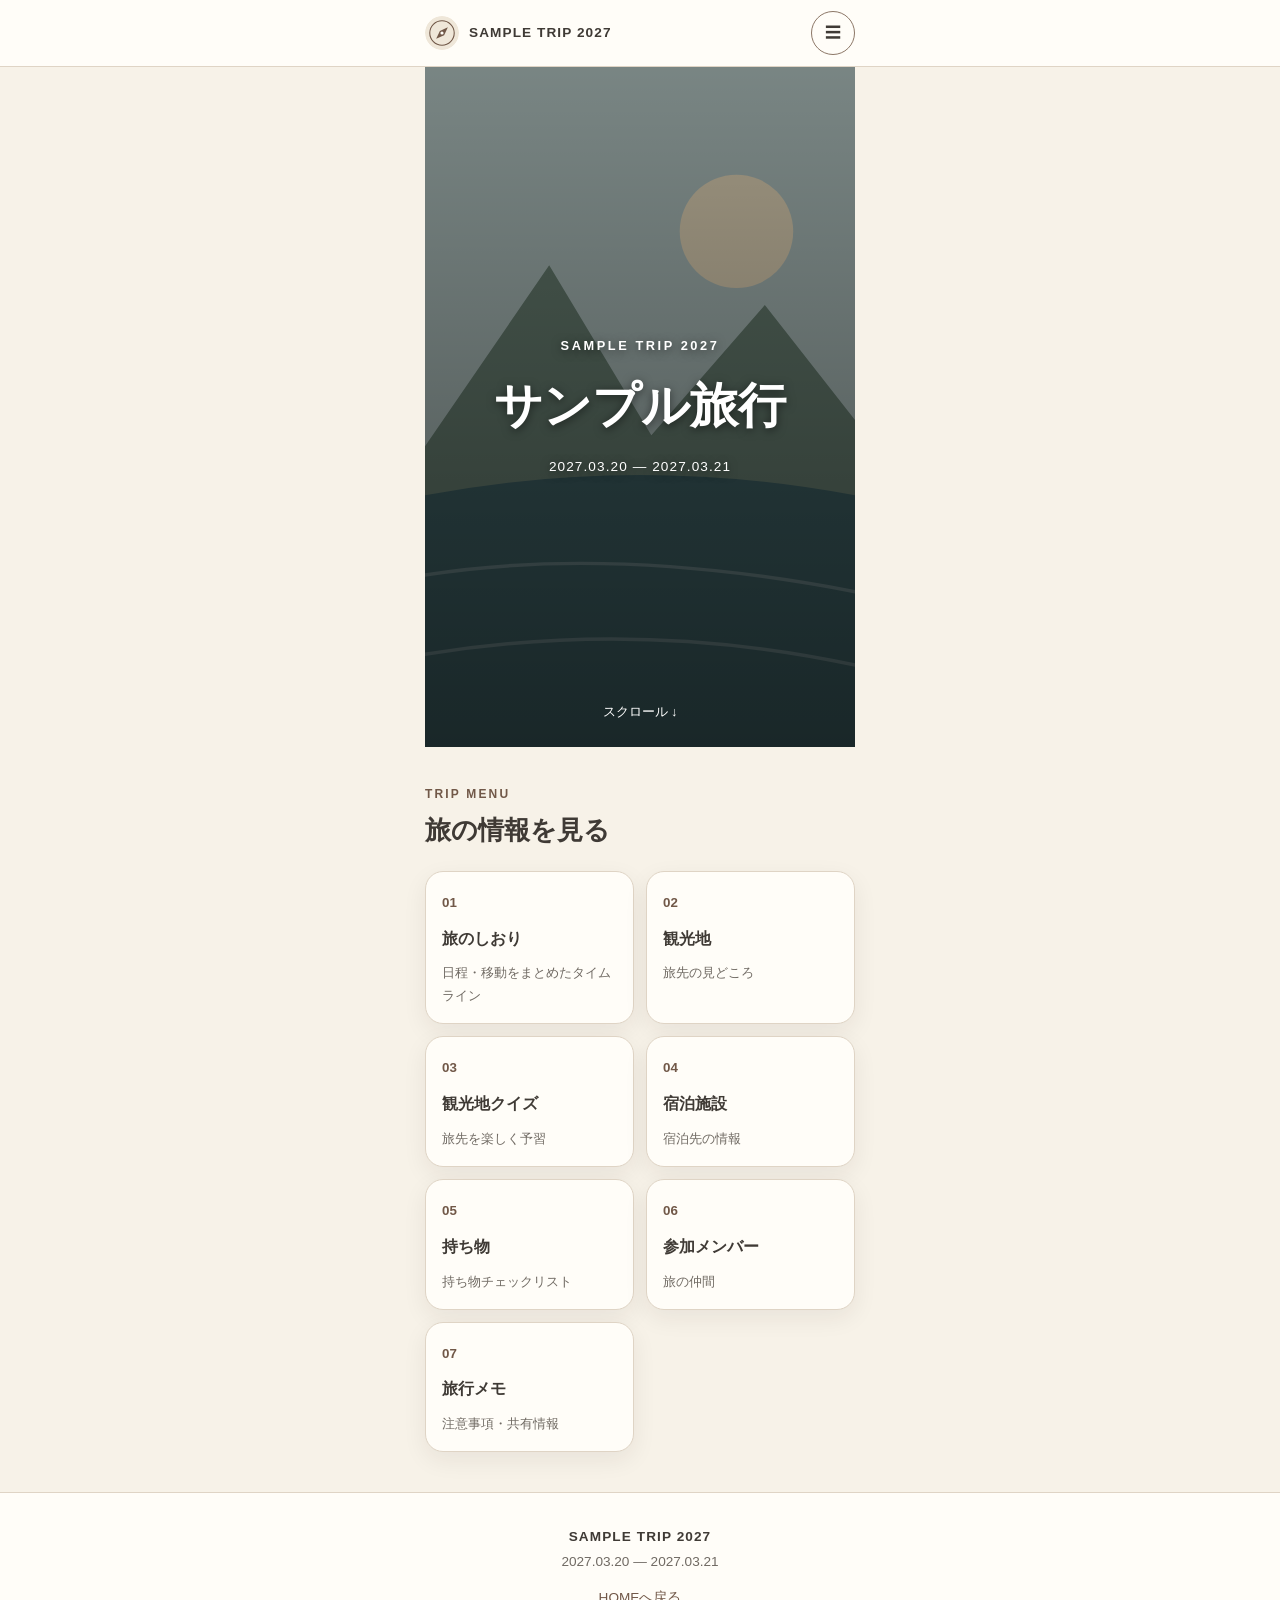
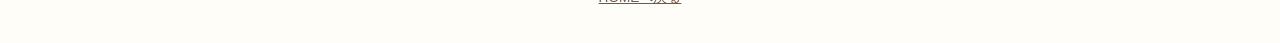
<file: index.html>
<!doctype html>
<html lang="ja">
<head>
  <meta charset="utf-8">
  <meta name="viewport" content="width=device-width, initial-scale=1">
  <meta name="description" content="旅行情報共有サイト">
  <title>HOME | Travel Template</title>
  <link rel="stylesheet" href="css/themes.css">
  <link rel="stylesheet" href="css/style.css">
  <script defer src="config/trip.js"></script>
  <script defer src="js/components.js"></script>
  <script defer src="js/main.js"></script>
</head>
<body data-page="index">
  <div id="site-header"></div>
  <main class="home-main"></main>
  <noscript>このサイトの表示にはJavaScriptが必要です。</noscript>
  <div id="site-footer"></div>
</body>
</html>
</file>
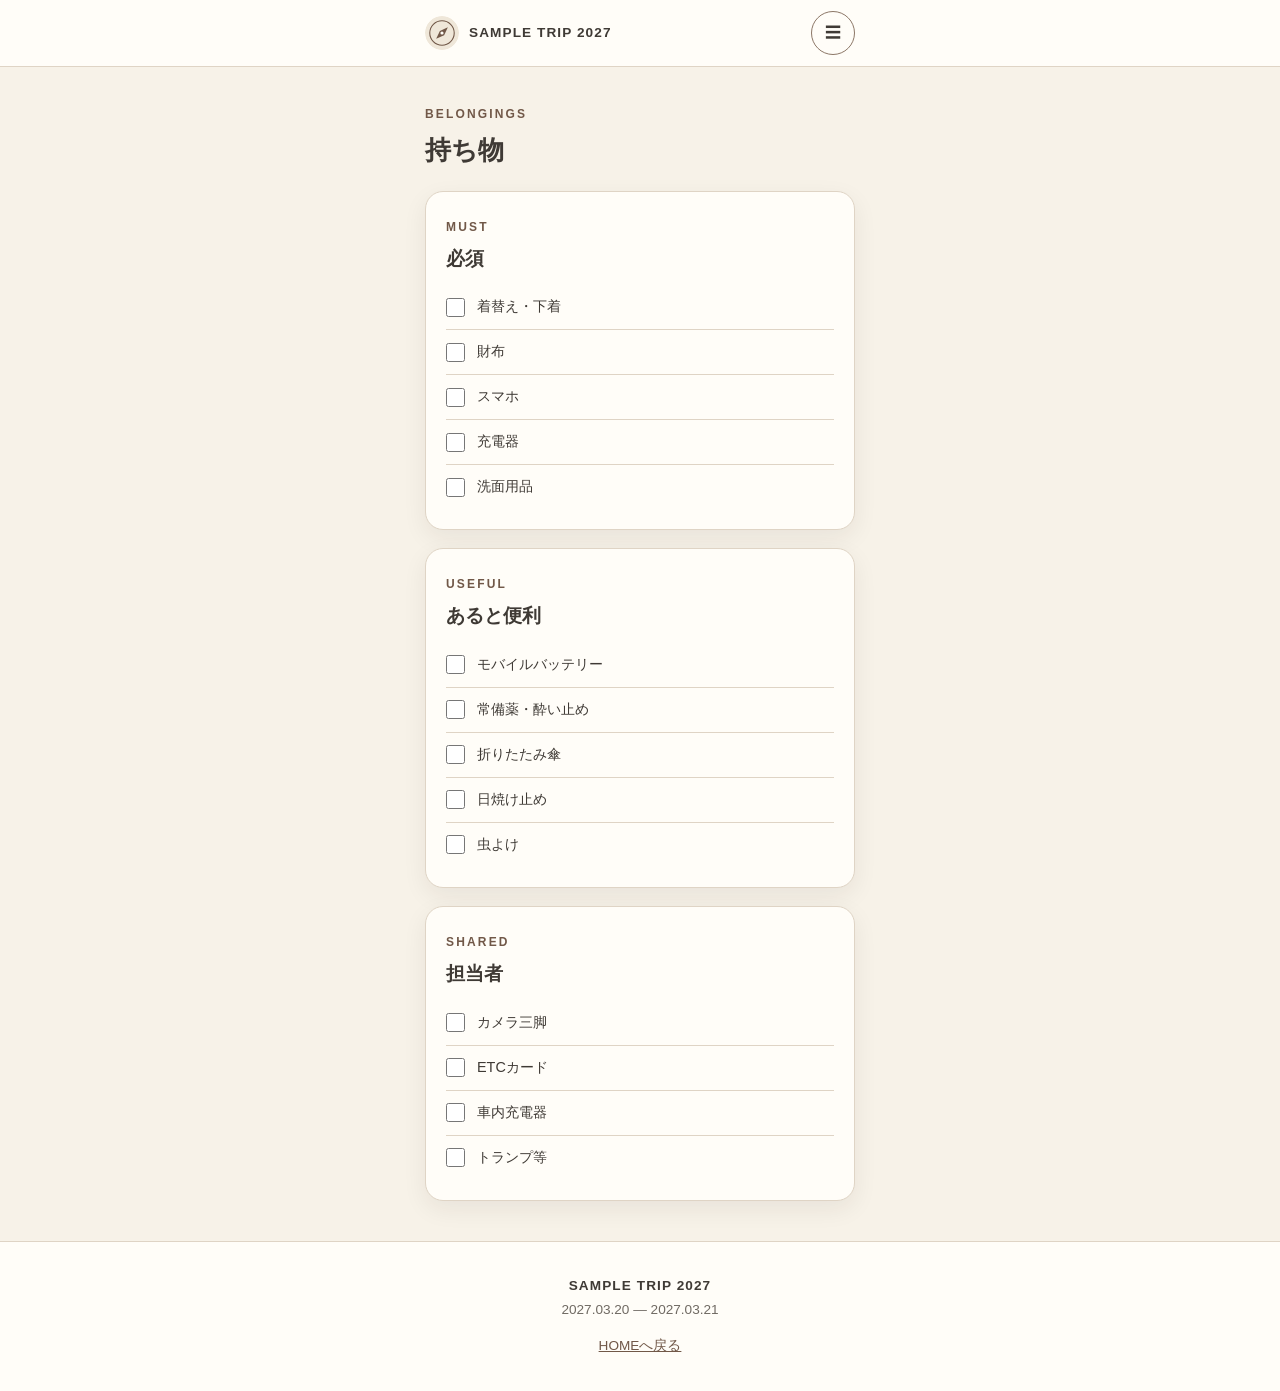
<file: belongings.html>
<!doctype html>
<html lang="ja">
<head>
  <meta charset="utf-8">
  <meta name="viewport" content="width=device-width, initial-scale=1">
  <meta name="description" content="旅行情報共有サイト">
  <title>持ち物 | Travel Template</title>
  <link rel="stylesheet" href="css/themes.css">
  <link rel="stylesheet" href="css/style.css">
  <link rel="stylesheet" href="css/belongings.css">
  <script defer src="config/trip.js"></script>
  <script defer src="config/belongings.js"></script>
  <script defer src="js/components.js"></script>
  <script defer src="js/pages/belongings.js"></script>
  <script defer src="js/main.js"></script>
</head>
<body data-page="belongings">
  <div id="site-header"></div>
  <main class="inner-main container"></main>
  <noscript>このサイトの表示にはJavaScriptが必要です。</noscript>
  <div id="site-footer"></div>
</body>
</html>
</file>
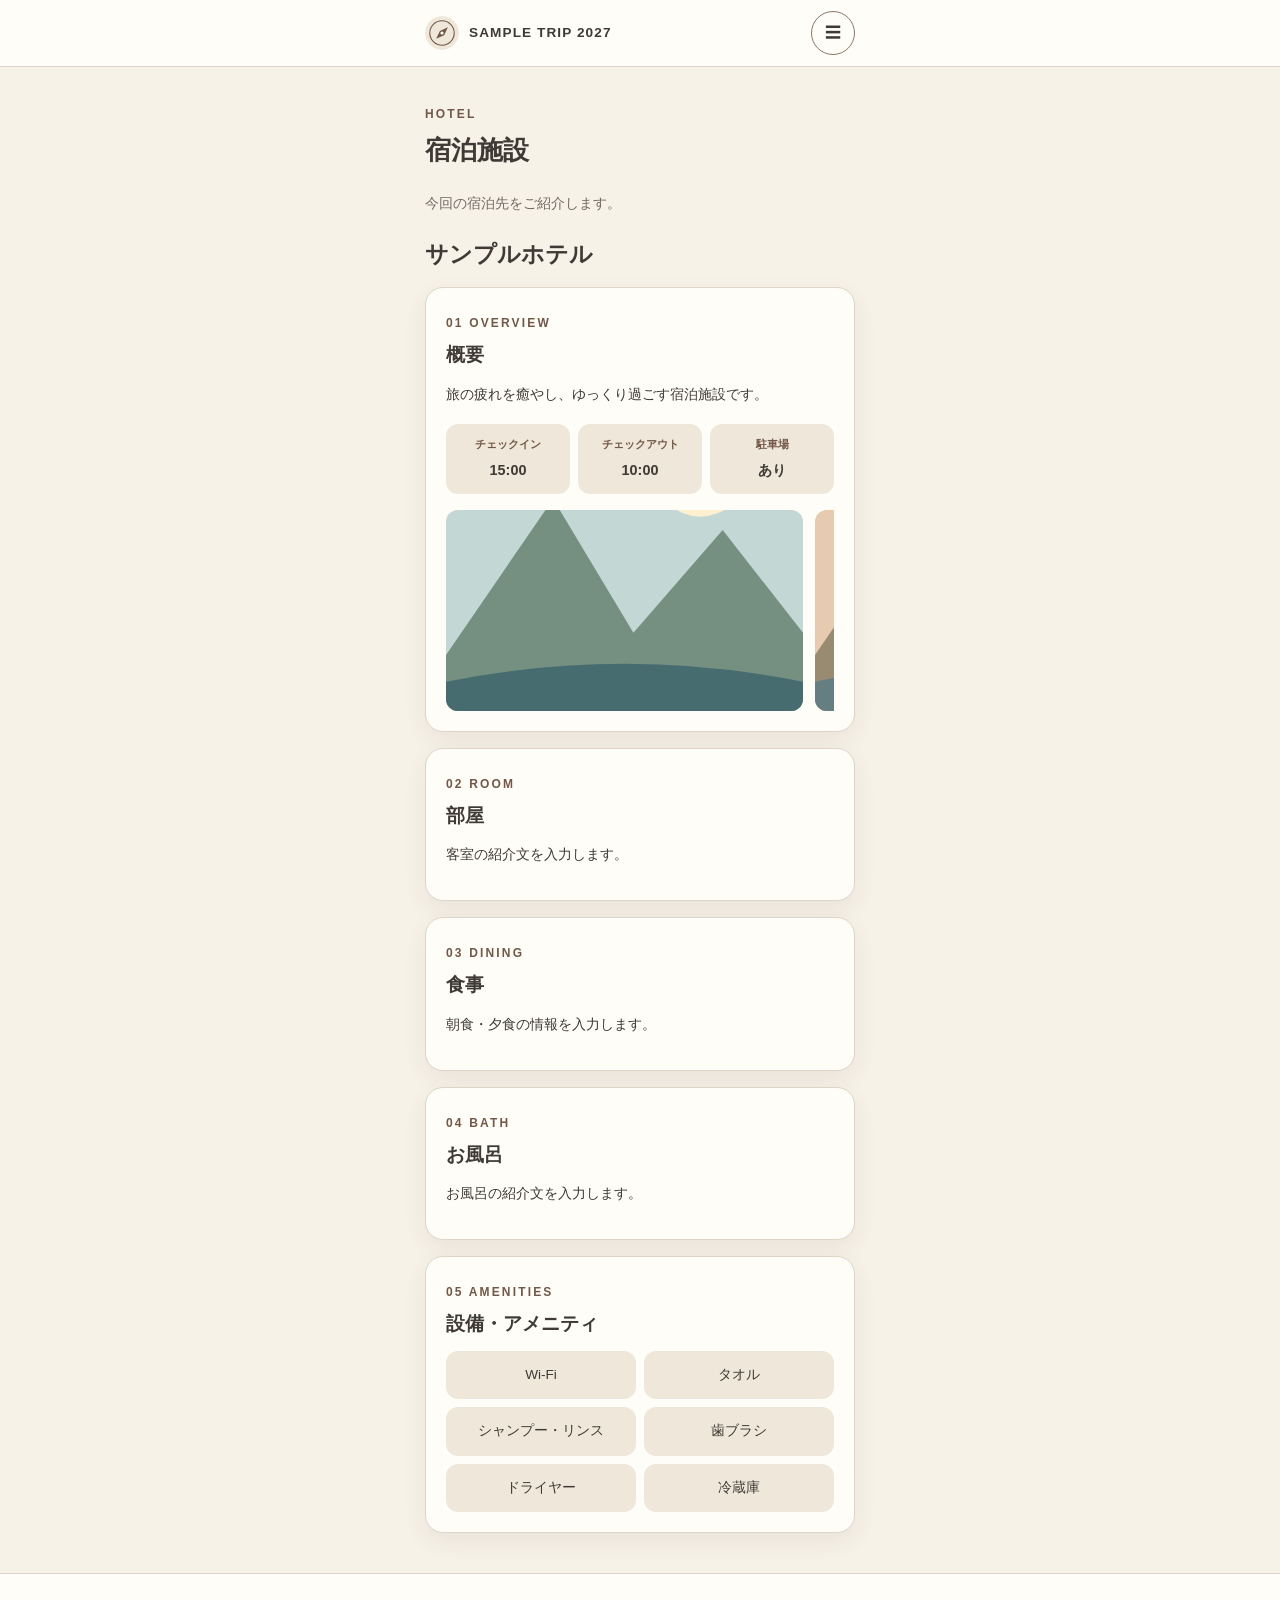
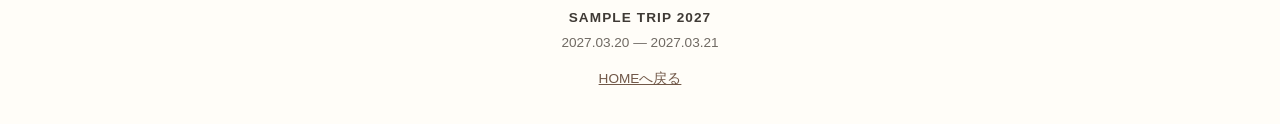
<file: hotel.html>
<!doctype html>
<html lang="ja">
<head>
  <meta charset="utf-8">
  <meta name="viewport" content="width=device-width, initial-scale=1">
  <meta name="description" content="旅行情報共有サイト">
  <title>宿泊施設 | Travel Template</title>
  <link rel="stylesheet" href="css/themes.css">
  <link rel="stylesheet" href="css/style.css">
  <link rel="stylesheet" href="css/hotel.css">
  <script defer src="config/trip.js"></script>
  <script defer src="config/hotel.js"></script>
  <script defer src="js/components.js"></script>
  <script defer src="js/pages/hotel.js"></script>
  <script defer src="js/main.js"></script>
</head>
<body data-page="hotel">
  <div id="site-header"></div>
  <main class="inner-main container"></main>
  <noscript>このサイトの表示にはJavaScriptが必要です。</noscript>
  <div id="site-footer"></div>
</body>
</html>
</file>
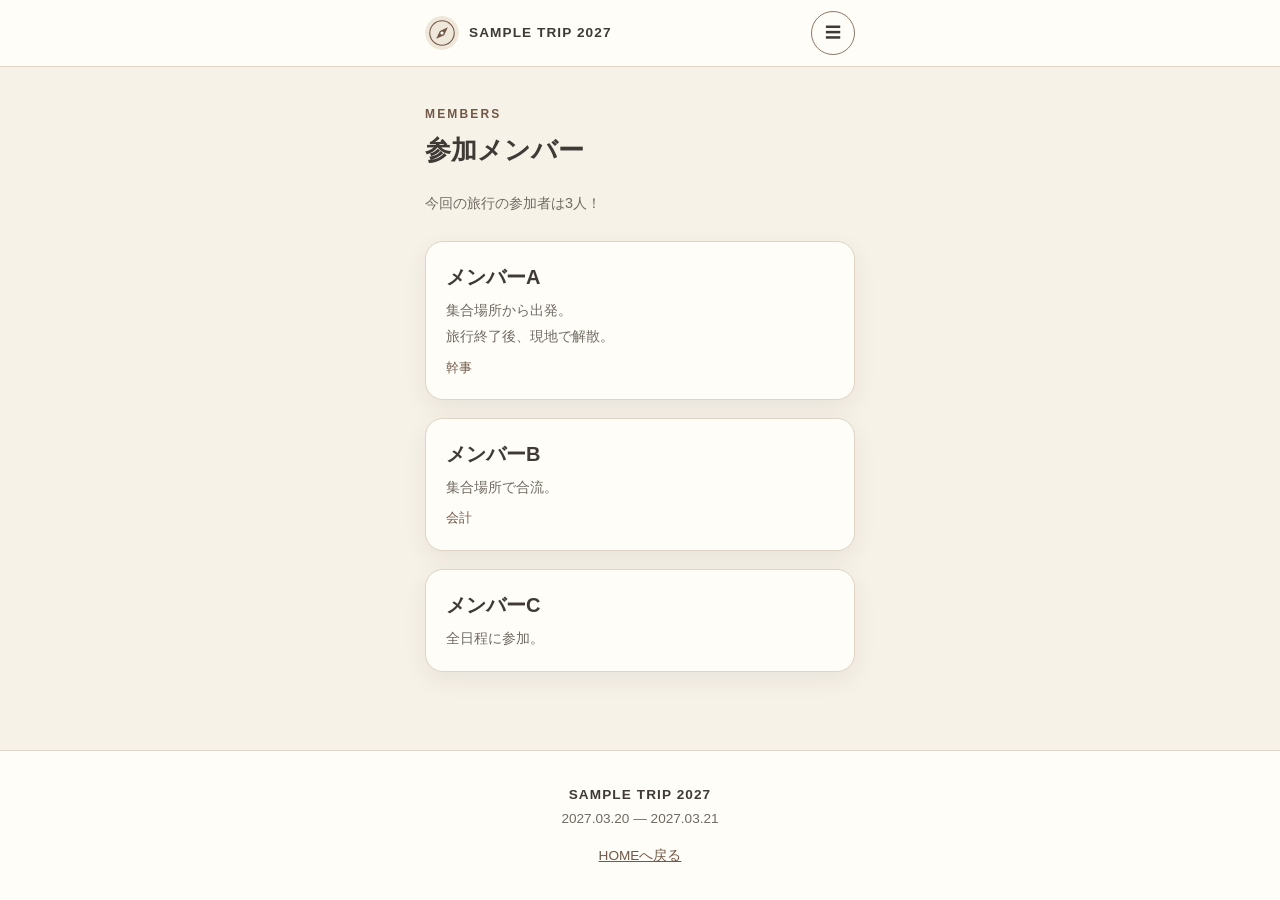
<file: members.html>
<!doctype html>
<html lang="ja">
<head>
  <meta charset="utf-8">
  <meta name="viewport" content="width=device-width, initial-scale=1">
  <meta name="description" content="旅行情報共有サイト">
  <title>参加メンバー | Travel Template</title>
  <link rel="stylesheet" href="css/themes.css">
  <link rel="stylesheet" href="css/style.css">
  <link rel="stylesheet" href="css/members.css">
  <script defer src="config/trip.js"></script>
  <script defer src="config/members.js"></script>
  <script defer src="js/components.js"></script>
  <script defer src="js/pages/members.js"></script>
  <script defer src="js/main.js"></script>
</head>
<body data-page="members">
  <div id="site-header"></div>
  <main class="inner-main container"></main>
  <noscript>このサイトの表示にはJavaScriptが必要です。</noscript>
  <div id="site-footer"></div>
</body>
</html>
</file>
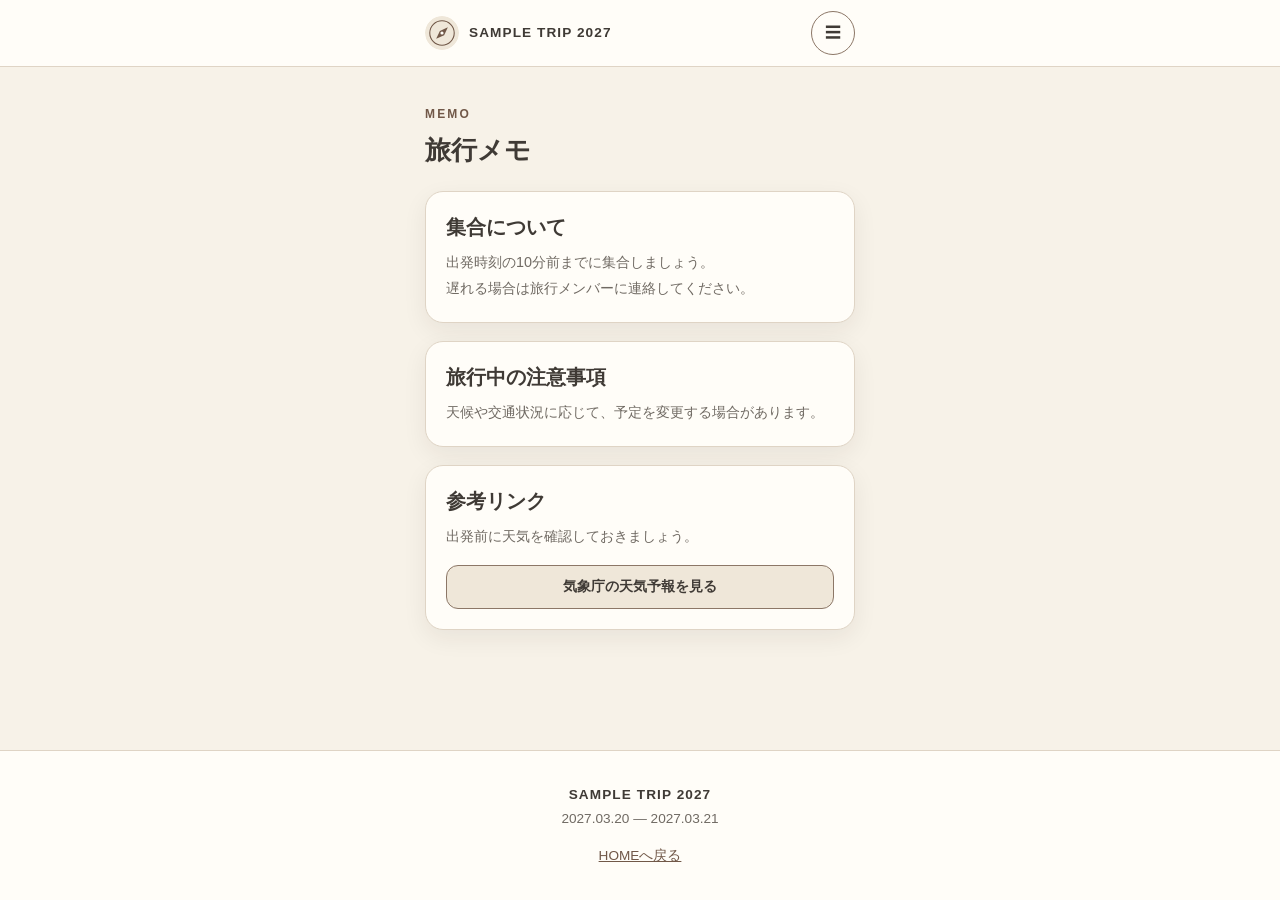
<file: memo.html>
<!doctype html>
<html lang="ja">
<head>
  <meta charset="utf-8">
  <meta name="viewport" content="width=device-width, initial-scale=1">
  <meta name="description" content="旅行情報共有サイト">
  <title>旅行メモ | Travel Template</title>
  <link rel="stylesheet" href="css/themes.css">
  <link rel="stylesheet" href="css/style.css">
  <link rel="stylesheet" href="css/memo.css">
  <script defer src="config/trip.js"></script>
  <script defer src="config/memo.js"></script>
  <script defer src="js/components.js"></script>
  <script defer src="js/pages/memo.js"></script>
  <script defer src="js/main.js"></script>
</head>
<body data-page="memo">
  <div id="site-header"></div>
  <main class="inner-main container"></main>
  <noscript>このサイトの表示にはJavaScriptが必要です。</noscript>
  <div id="site-footer"></div>
</body>
</html>
</file>
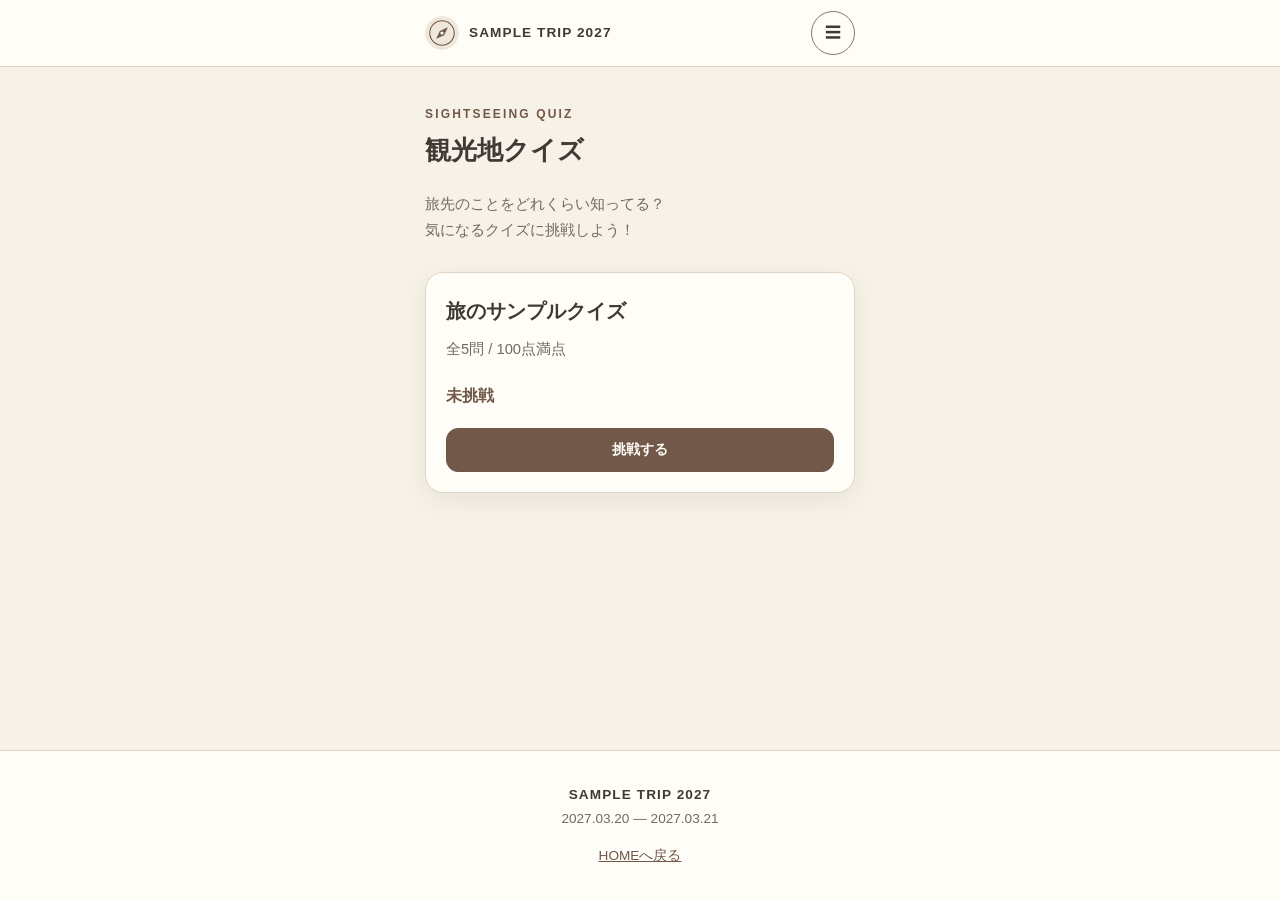
<file: quiz.html>
<!doctype html>
<html lang="ja">
<head>
  <meta charset="utf-8">
  <meta name="viewport" content="width=device-width, initial-scale=1">
  <meta name="description" content="旅行情報共有サイト">
  <title>観光地クイズ | Travel Template</title>
  <link rel="stylesheet" href="css/themes.css">
  <link rel="stylesheet" href="css/style.css">
  <link rel="stylesheet" href="css/quiz.css">
  <script defer src="config/trip.js"></script>
  <script defer src="config/quiz.js"></script>
  <script defer src="js/components.js"></script>
  <script defer src="js/pages/quiz.js"></script>
  <script defer src="js/main.js"></script>
</head>
<body data-page="quiz">
  <div id="site-header"></div>
  <main class="inner-main container"></main>
  <noscript>このサイトの表示にはJavaScriptが必要です。</noscript>
  <div id="site-footer"></div>
</body>
</html>
</file>
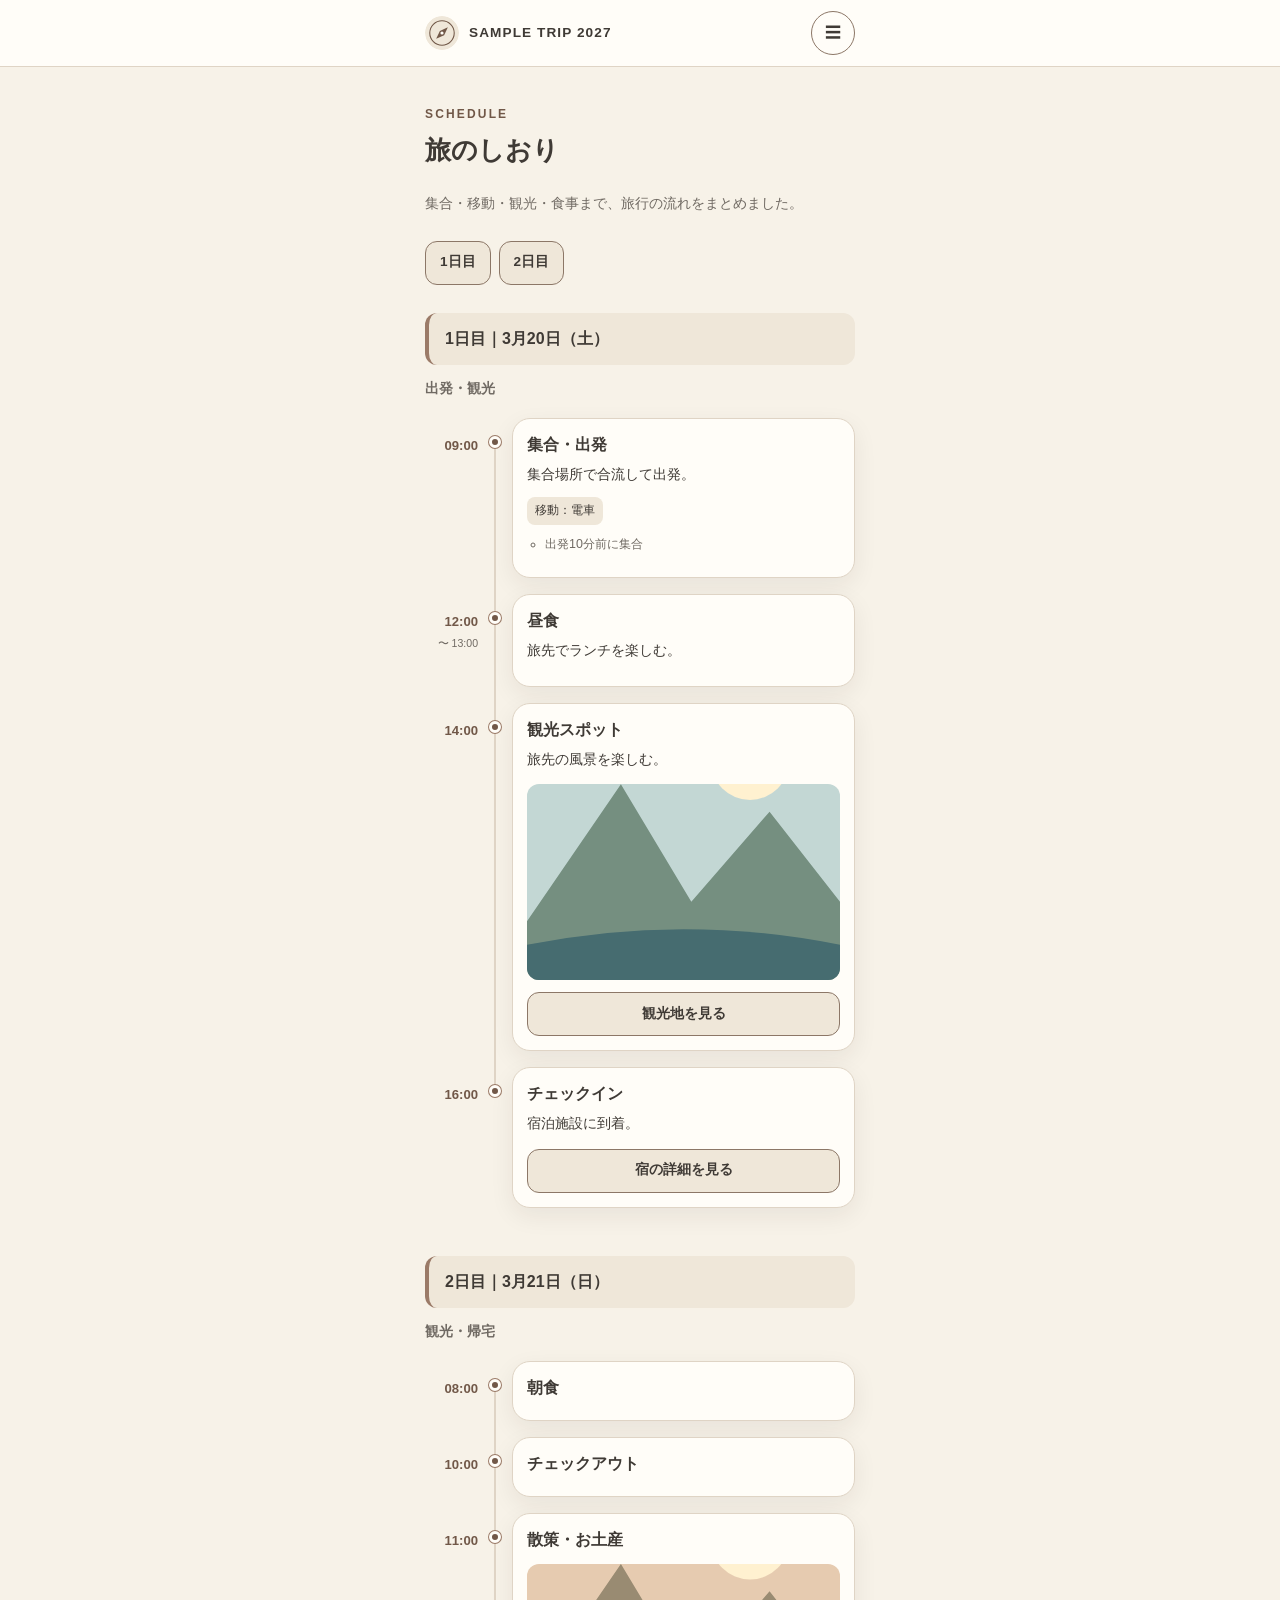
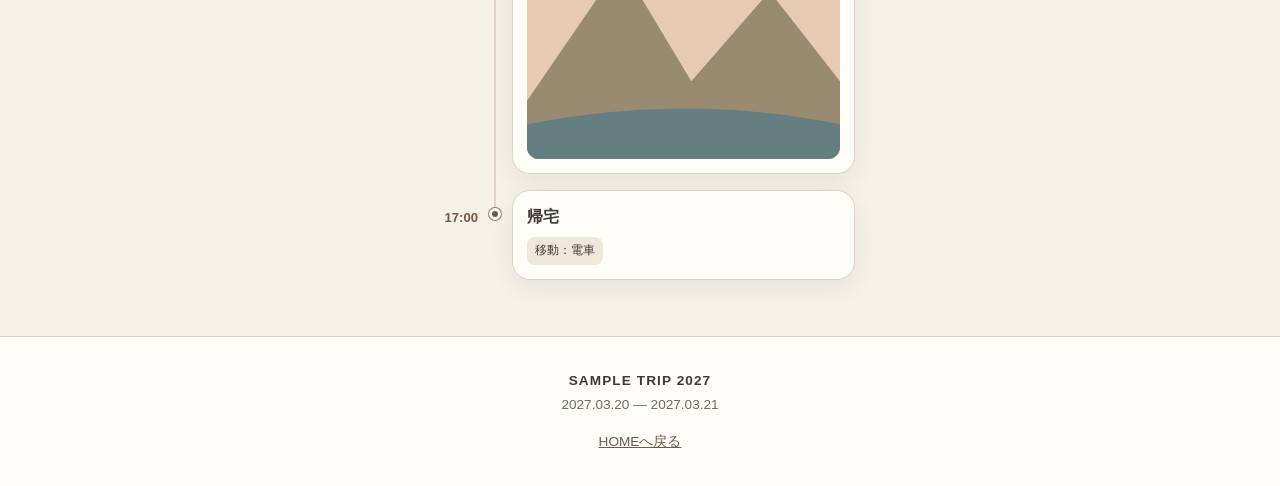
<file: schedule.html>
<!doctype html>
<html lang="ja">
<head>
  <meta charset="utf-8">
  <meta name="viewport" content="width=device-width, initial-scale=1">
  <meta name="description" content="旅行情報共有サイト">
  <title>旅のしおり | Travel Template</title>
  <link rel="stylesheet" href="css/themes.css">
  <link rel="stylesheet" href="css/style.css">
  <link rel="stylesheet" href="css/schedule.css">
  <script defer src="config/trip.js"></script>
  <script defer src="config/schedule.js"></script>
  <script defer src="js/components.js"></script>
  <script defer src="js/pages/schedule.js"></script>
  <script defer src="js/main.js"></script>
</head>
<body data-page="schedule">
  <div id="site-header"></div>
  <main class="inner-main container"></main>
  <noscript>このサイトの表示にはJavaScriptが必要です。</noscript>
  <div id="site-footer"></div>
</body>
</html>
</file>
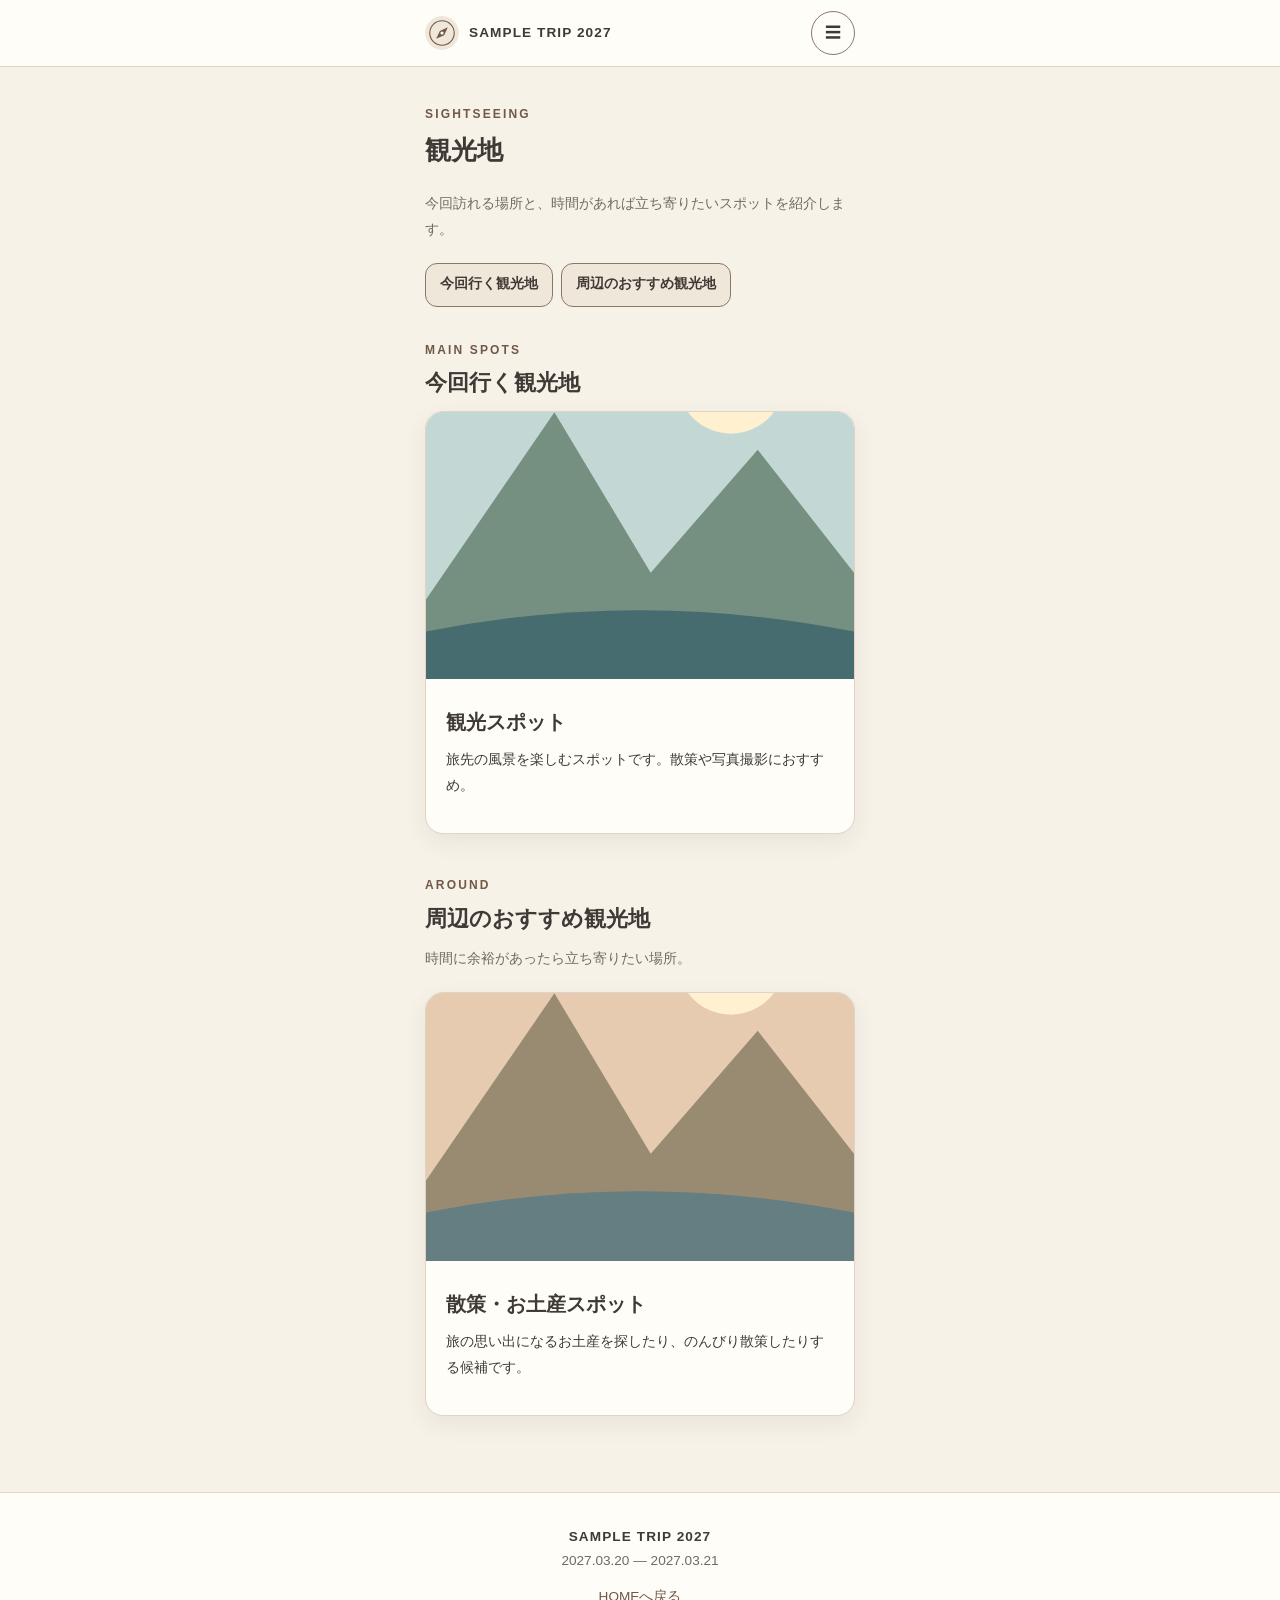
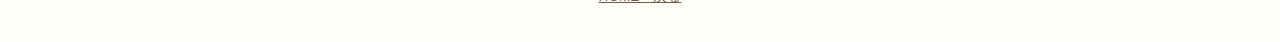
<file: sightseeing.html>
<!doctype html>
<html lang="ja">
<head>
  <meta charset="utf-8">
  <meta name="viewport" content="width=device-width, initial-scale=1">
  <meta name="description" content="旅行情報共有サイト">
  <title>観光地 | Travel Template</title>
  <link rel="stylesheet" href="css/themes.css">
  <link rel="stylesheet" href="css/style.css">
  <link rel="stylesheet" href="css/sightseeing.css">
  <script defer src="config/trip.js"></script>
  <script defer src="config/sightseeing.js"></script>
  <script defer src="js/components.js"></script>
  <script defer src="js/pages/sightseeing.js"></script>
  <script defer src="js/main.js"></script>
</head>
<body data-page="sightseeing">
  <div id="site-header"></div>
  <main class="inner-main container"></main>
  <noscript>このサイトの表示にはJavaScriptが必要です。</noscript>
  <div id="site-footer"></div>
</body>
</html>
</file>
<file: css/themes.css>
/* Classic: Awaji-Tripの配色を継承 */
:root, [data-theme="classic"] { --bg:#f7f2e8; --surface:#fffdf8; --surface-2:#efe7d9; --text:#3f3a35; --muted:#706a63; --accent:#9b7b68; --accent-dark:#715848; --border:#dfd4c5; --on-accent:#fffdf8; --success-bg:#edf2e9; --success-text:#385b35; --danger-bg:#f7ece8; --danger-text:#8c3f35; --control-border:#8c7767; --celebration-bg:#efe2cf; color-scheme:light; }
[data-theme="ocean"] { --bg:#edf7fa; --surface:#ffffff; --surface-2:#d7edf2; --text:#17455c; --muted:#435f70; --accent:#16858e; --accent-dark:#175579; --border:#bfdce3; --on-accent:#ffffff; --success-bg:#e2f3e9; --success-text:#245c40; --danger-bg:#fce8e5; --danger-text:#933b36; --control-border:#54828f; --celebration-bg:#dcecf5; color-scheme:light; }
[data-theme="nature"] { --bg:#f1f4e9; --surface:#fcfdf8; --surface-2:#e1e8d6; --text:#35533e; --muted:#52634f; --accent:#91834c; --accent-dark:#35533e; --border:#d0dac4; --on-accent:#fcfdf8; --success-bg:#e2eddf; --success-text:#345b35; --danger-bg:#f9e8e2; --danger-text:#853e32; --control-border:#75836a; --celebration-bg:#e6ead5; color-scheme:light; }
[data-theme="urban"] { --bg:#f1f2f5; --surface:#ffffff; --surface-2:#e2e5ec; --text:#283449; --muted:#566176; --accent:#737e98; --accent-dark:#394963; --border:#d0d6e0; --on-accent:#ffffff; --success-bg:#e6f1e8; --success-text:#365d42; --danger-bg:#f9e8e9; --danger-text:#923b46; --control-border:#737e91; --celebration-bg:#e6e9f2; color-scheme:light; }
[data-theme="warm"] { --bg:#fff3eb; --surface:#fffaf6; --surface-2:#f5e1d4; --text:#794539; --muted:#795e54; --accent:#bf795e; --accent-dark:#794539; --border:#e8c9b8; --on-accent:#fffaf6; --success-bg:#e8f0df; --success-text:#42613a; --danger-bg:#fae5e0; --danger-text:#913d34; --control-border:#986d5d; --celebration-bg:#f5e2ce; color-scheme:light; }
[data-theme="luxury"] { --bg:#252724; --surface:#31342f; --surface-2:#3c4038; --text:#e9d9b8; --muted:#c7bda9; --accent:#c4a36a; --accent-dark:#e9d9b8; --border:#575748; --on-accent:#252724; --success-bg:#34493a; --success-text:#b9e5be; --danger-bg:#503632; --danger-text:#ffc5ba; --control-border:#a89f88; --celebration-bg:#494237; color-scheme:dark; }
</file>
<file: css/style.css>
*{box-sizing:border-box}
:root{--radius-lg:28px;--radius-md:18px;--radius-sm:12px;--header-h:66px;--mobile-content:430px;--shadow:0 8px 24px rgba(40,35,30,.07);--card-gap:18px;--card-padding:20px;--section-gap:32px;--button-height:44px;--button-padding:8px 14px;--body-size:.9rem}
html{scroll-behavior:smooth;scroll-padding-top:calc(var(--header-h) + 14px)}
body{margin:0;min-height:100vh;min-height:100dvh;display:flex;flex-direction:column;background:var(--bg);color:var(--text);font-family:"Hiragino Kaku Gothic ProN","Yu Gothic","Noto Sans JP",sans-serif;line-height:1.8}
main{flex:1 0 auto;min-width:0;max-width:100%}a{color:inherit}button{font:inherit}img{display:block;max-width:100%}
[hidden]{display:none!important}
:focus-visible{outline:3px solid var(--accent-dark);outline-offset:4px}
.container,.header-inner{width:min(calc(100% - 28px),var(--mobile-content));margin-inline:auto}
.site-header{flex:none;position:sticky;top:0;z-index:10;background:var(--surface);border-bottom:1px solid var(--border)}
.header-inner{min-height:var(--header-h);display:flex;align-items:center;justify-content:space-between;gap:12px;padding-block:8px}
.brand{display:flex;align-items:center;gap:10px;text-decoration:none;font-weight:800;letter-spacing:.08em;font-size:.85rem;min-width:0}
.brand span{overflow-wrap:anywhere;line-height:1.4;display:-webkit-box;-webkit-line-clamp:2;-webkit-box-orient:vertical;overflow:hidden}.brand img{width:34px;height:34px;flex:none;border-radius:50%}
.menu-toggle{width:44px;height:44px;border:1px solid var(--control-border);border-radius:50%;background:var(--surface);color:var(--text);cursor:pointer;flex:none}
.mobile-menu{width:min(calc(100% - 28px),var(--mobile-content));margin:auto;padding:8px 0 18px;max-height:70vh;overflow:auto}
.mobile-menu nav{display:grid;gap:8px}.mobile-menu a{padding:10px 14px;min-height:44px;border:1px solid transparent;border-radius:var(--radius-sm);background:var(--bg);text-decoration:none}
.mobile-menu a[aria-current="page"]{font-weight:800;border-color:var(--accent-dark);background:var(--surface-2)}
.hero{position:relative;isolation:isolate;width:min(100%,var(--mobile-content));margin:auto;min-height:420px;height:calc(85svh - var(--header-h));max-height:680px;display:grid;place-items:center;text-align:center;background:#45564d;color:white;overflow:hidden}
.hero-slide{position:absolute;inset:0;width:100%;height:100%;object-fit:cover;opacity:0;transition:opacity 1s;z-index:-2}
.hero-slide.is-active{opacity:1}.hero:before{content:"";position:absolute;inset:0;background:linear-gradient(180deg,rgba(0,0,0,.38),rgba(0,0,0,.64));z-index:-1}
.hero-content{padding:24px;text-shadow:0 2px 10px #0008}.hero-kicker{font-size:.8rem;letter-spacing:.2em;font-weight:700}
.hero-title{font-size:clamp(2rem,8vw,3rem);line-height:1.3;margin:18px 0;overflow-wrap:anywhere}.hero-date{font-size:.85rem;letter-spacing:.08em}
.hero-scroll{position:absolute;bottom:24px;font-size:.8rem;text-decoration:none}
.home-links,.inner-main{padding:var(--section-gap) 0 40px}.eyebrow{font-size:.75rem;letter-spacing:.18em;color:var(--accent-dark);font-weight:800}
.section-title,.page-title{font-size:1.65rem;margin:4px 0 22px;line-height:1.4}
.nav-card-grid{display:grid;grid-template-columns:repeat(2,minmax(0,1fr));gap:12px}
.nav-card{display:block;background:var(--surface);border:1px solid var(--border);border-radius:var(--radius-md);padding:16px;text-decoration:none;box-shadow:var(--shadow);min-width:0;overflow-wrap:anywhere}
.nav-card small{color:var(--accent-dark);font-weight:700}.nav-card h2{font-size:1rem;margin:8px 0}.nav-card p{font-size:.8rem;color:var(--muted);margin:0}
.site-footer{flex:none;border-top:1px solid var(--border);text-align:center;padding:32px 0;background:var(--surface);overflow-wrap:anywhere;font-size:.85rem}
.footer-title{font-weight:800;letter-spacing:.08em}.footer-date{color:var(--muted)}.footer-home{display:inline-block;margin-top:12px;color:var(--accent-dark)}
.notice{background:var(--surface);border:1px solid var(--border);border-radius:var(--radius-md);padding:var(--card-padding)}
@media(max-width:340px){.nav-card-grid{grid-template-columns:1fr}}
@media(prefers-reduced-motion:reduce){html{scroll-behavior:auto}.hero-slide{transition:none}}

/* 共通カード・ボタン。ページ固有CSSは主に構造を担当。 */
:where(.timeline-card,.place-card,.hotel-section,.belongings-card,.member-card,.memo-card,.quiz-select-card,.quiz-question-card,.quiz-score-card,.quiz-lock,.quiz-achievement){min-width:0;background:var(--surface);border:1px solid var(--border);border-radius:var(--radius-md);box-shadow:var(--shadow);overflow-wrap:anywhere}
:where(.schedule-btn,.place-btn,.hotel-btn,.memo-btn),#quiz-app .btn{display:inline-flex;align-items:center;justify-content:center;min-height:var(--button-height);padding:var(--button-padding);border:1px solid var(--control-border);border-radius:var(--radius-sm);background:var(--surface-2);color:var(--accent-dark);font-family:inherit;font-size:.85rem;font-weight:700;line-height:1.5;text-decoration:none;text-align:center;overflow-wrap:anywhere;max-width:100%;cursor:pointer}
:where(.place-btn.primary,.hotel-btn.primary),#quiz-app .btn:not(.secondary){background:var(--accent-dark);border-color:var(--accent-dark);color:var(--on-accent)}
:where(.schedule-btn,.place-btn,.hotel-btn,.memo-btn):hover,#quiz-app .btn:hover{border-color:var(--accent-dark)}
:where(.schedule-buttons,.place-buttons,.hotel-buttons,.memo-links)>a{flex:1 1 100%;width:100%;min-width:0}
.nav-card:hover,.mobile-menu a:hover{border-color:var(--accent-dark)}
@media(max-width:340px){:root{--card-padding:14px;--card-gap:14px}}
@media(prefers-reduced-motion:reduce){*,*::before,*::after{scroll-behavior:auto!important;animation-duration:.01ms!important;transition-duration:.01ms!important}}
</file>
<file: css/belongings.css>
/* Awaji-Tripの3分類のリストカードを継承 */
.belongings-columns{display:grid;gap:var(--card-gap)}
.belongings-card{padding:var(--card-padding)}
.belongings-title{margin:4px 0 12px;font-size:1.2rem;line-height:1.5;overflow-wrap:anywhere}
.belongings-list{list-style:none;padding:0;margin:0}
.belongings-list li+li{border-top:1px solid var(--border)}
.belongings-item{display:flex;align-items:center;gap:12px;min-height:44px;padding:8px 0;cursor:pointer;font-size:var(--body-size)}
.belongings-item input{flex:none;width:19px;height:19px;margin:0;accent-color:var(--accent-dark);cursor:pointer}
.belongings-item span{min-width:0;overflow-wrap:anywhere}
.belongings-item input:checked+span{text-decoration:line-through;color:var(--muted)}
@media(max-width:340px){.belongings-card{padding:14px}}
</file>
<file: css/hotel.css>
/* Awaji-Tripの概要・部屋・食事・お風呂・設備・アクセスを継承 */
.hotel-lead,.hotel-copy{font-size:var(--body-size);white-space:pre-line;overflow-wrap:anywhere}
.hotel-lead{color:var(--muted);margin:0 0 20px}
.hotel-stack{display:grid;gap:var(--section-gap)}
.hotel-property{display:grid;gap:16px;min-width:0;scroll-margin-top:12px}
.hotel-name{font-size:1.45rem;line-height:1.5;margin:0;overflow-wrap:anywhere}
.hotel-section{padding:var(--card-padding)}
.hotel-section-title{font-size:1.2rem;margin:4px 0 12px;line-height:1.5}
.hotel-copy{margin:0 0 12px}
.hotel-features{display:grid;grid-template-columns:repeat(auto-fit,minmax(85px,1fr));gap:8px;margin:16px 0}
.hotel-feature{min-width:0;background:var(--surface-2);border-radius:var(--radius-sm);padding:10px 6px;text-align:center;overflow-wrap:anywhere}
.hotel-feature dt{font-size:.7rem;font-weight:700;color:var(--accent-dark)}
.hotel-feature dd{font-size:var(--body-size);font-weight:700;margin:4px 0 0}
.hotel-gallery{display:flex;gap:12px;margin-top:16px;overflow:hidden}
.hotel-gallery.is-gallery{overflow-x:auto;scroll-snap-type:x mandatory;scrollbar-color:var(--accent) var(--surface-2)}
.hotel-gallery-image{flex:0 0 100%;aspect-ratio:16/9;overflow:hidden;border-radius:var(--radius-sm);background:var(--surface-2);scroll-snap-align:center}
.hotel-gallery.is-gallery .hotel-gallery-image{flex-basis:92%}
.hotel-gallery-image img{width:100%;height:100%;object-fit:cover}
.hotel-buttons{display:flex;flex-wrap:wrap;gap:8px;margin:16px 0 0}
.hotel-amenities{display:grid;grid-template-columns:repeat(2,minmax(0,1fr));gap:8px;margin:0;padding:0;list-style:none}
.hotel-amenities li{background:var(--surface-2);border-radius:var(--radius-sm);padding:12px;text-align:center;font-size:.85rem;overflow-wrap:anywhere}
.hotel-info{margin:0}
.hotel-info-row{display:grid;grid-template-columns:48px minmax(0,1fr);gap:8px;border-bottom:1px solid var(--border);padding:8px 0;font-size:.85rem;overflow-wrap:anywhere}
.hotel-info-row dt{font-weight:700;color:var(--accent-dark)}
.hotel-info-row dd{margin:0;white-space:pre-line}
@media(max-width:340px){.hotel-section{padding:14px}.hotel-features{grid-template-columns:repeat(auto-fit,minmax(80px,1fr))}}
</file>
<file: css/members.css>
/* Awaji-Tripの1列のメンバーカードを継承 */
.members-lead{margin:0 0 24px;font-size:var(--body-size);color:var(--muted)}
.members-grid{display:grid;grid-template-columns:1fr;gap:var(--card-gap)}
.member-card{padding:var(--card-padding)}
.member-card h2{margin:0 0 6px;font-size:1.25rem;line-height:1.5}
.member-description{margin:0;color:var(--muted);white-space:pre-line;font-size:var(--body-size)}
.member-role{display:block;margin-top:6px;color:var(--accent-dark);font-size:.8rem;white-space:pre-line}
@media(max-width:340px){.member-card{padding:16px}}
</file>
<file: css/memo.css>
/* 共通テーマに合わせたシンプルなメモカード */
.memo-stack{display:grid;gap:var(--card-gap)}
.memo-card{padding:var(--card-padding)}
.memo-title{margin:0 0 8px;font-size:1.25rem;line-height:1.5}
.memo-text{margin:0;color:var(--muted);font-size:var(--body-size);white-space:pre-line}
.memo-links{display:grid;gap:8px;margin-top:16px}
@media(max-width:340px){.memo-card{padding:16px}}
</file>
<file: css/quiz.css>
/* Awaji-Tripのクイズ専用デザインを継承 */
#quiz-app .page-lead{color:var(--muted);font-size:.92rem}
.quiz-page-hero {
  margin-bottom: 28px;
}

.quiz-top,
.quiz-playing,
.quiz-result {
  padding-bottom: 20px;
}

.quiz-select-grid,
.quiz-question-list {
  display: grid;
  gap: var(--card-gap);
}



.quiz-select-card {
  padding: var(--card-padding);
}

.quiz-select-card-head h2 {
  margin: 0 0 6px;
  font-size: 1.25rem;
}

.quiz-select-card-head span,
.quiz-best-score,
.quiz-playing-head p,
.quiz-lock-note {
  color: var(--muted);
  font-size: .92rem;
}

.quiz-select-card-record {
  display: grid;
  gap: 2px;
  margin: 18px 0;
}

.quiz-card-status {
  font-weight: 800;
  color: var(--accent-dark);
}

.quiz-card-status.is-passed{color:var(--success-text)}

.quiz-card-status.is-perfect{color:var(--accent-dark)}

.quiz-start-button,
.quiz-submit-button,
.quiz-result-actions .btn,
.quiz-detail-link {
  width: 100%;
}

button.btn {
  cursor: pointer;
}

button.btn:disabled {
  cursor: not-allowed;
  opacity: .45;
  filter: grayscale(.25);
  box-shadow: none;
}

.quiz-achievement {
  margin-bottom: 22px;
  padding: 20px;
  text-align: center;
  background:
    linear-gradient(
      135deg,
      var(--surface),
      var(--surface-2)
    );
}

.quiz-achievement strong,
.quiz-achievement span {
  display: block;
}

.quiz-achievement strong {
  font-family:
    "Yu Mincho",
    "Hiragino Mincho ProN",
    "Noto Serif JP",
    serif;

  font-size: 1.35rem;
  color: var(--accent-dark);
}

.quiz-achievement span {
  margin-top: 4px;
  color: var(--muted);
  font-size: .9rem;
}

.quiz-achievement.is-perfect {
  position: relative;
  overflow: hidden;
}

.quiz-achievement.is-perfect::after {
  content: "";
  position: absolute;
  inset: -60% auto -60% -35%;
  width: 28%;
  transform: rotate(18deg);
  background:
    rgba(
      255,
      255,
      255,
      .48
    );

  animation:
    quiz-shine
    3.2s
    ease-in-out
    infinite;
}

@keyframes quiz-shine {
  0%,
  55% {
    left: -35%;
  }

  100% {
    left: 120%;
  }
}

.quiz-playing-head {
  margin-bottom: 26px;
}

.quiz-playing-head .section-title {
  margin-bottom: 8px;
}

.quiz-playing-head p {
  margin: 0;
}

.quiz-text-button {
  appearance: none;
  border: 0;
  background: transparent;
  padding: 0;
  margin: 0 0 18px;
  color: var(--accent-dark);
  font-weight: 800;
  cursor: pointer;
  text-decoration: underline;
  text-underline-offset: 3px;
}

.quiz-text-button:focus-visible {
  outline:
    3px solid
    var(--control-border);

  outline-offset: 5px;
  border-radius: 4px;
}

.quiz-question-card {
  padding: var(--card-padding);
}

.quiz-question-number {
  display: inline-flex;
  align-items: center;
  justify-content: center;

  min-width: 46px;
  min-height: 32px;

  margin-bottom: 12px;

  border-radius: 999px;

  background:
    var(--surface-2);

  color:
    var(--accent-dark);

  font-size: .88rem;
  font-weight: 900;
  letter-spacing: .06em;
}

.quiz-question-text {
  margin: 0 0 18px;
  font-size: 1.08rem;
  line-height: 1.65;
}

.quiz-choices {
  display: grid;
  grid-template-columns: 1fr;
  gap: 10px;
}

.quiz-choice {
  position: relative;

  display: grid;

  grid-template-columns:
    24px
    minmax(0, 1fr);

  align-items: center;

  gap: 10px;

  width: 100%;
  min-height: 56px;

  padding:
    13px
    14px;

  border:
    1px solid
    var(--control-border);

  border-radius:
    var(--radius-sm);

  background:
    var(--bg);

  color:
    var(--text);

  text-align: left;
  cursor: pointer;

  transition:
    border-color .18s ease,
    background .18s ease,
    transform .18s ease;
}

.quiz-choice:hover:not(:disabled),
.quiz-choice:focus-visible:not(:disabled) {
  border-color:
    var(--accent);

  outline:
    3px solid
    var(--control-border);

  outline-offset: 1px;
}

.quiz-choice-mark {
  width: 22px;
  height: 22px;

  border:
    2px solid
    var(--control-border);

  border-radius: 50%;

  background:
    var(--surface);

  display: grid;
  place-items: center;

  font-size: .78rem;
  font-weight: 900;
}

.quiz-choice.is-selected {
  border-color:
    var(--accent-dark);

  background:
    var(--surface-2);

  font-weight: 800;
}

.quiz-choice.is-selected .quiz-choice-mark{
  border-color:
    var(--accent-dark);

  background:
    var(--accent-dark);

  color:var(--on-accent);
}

.quiz-choice.is-selected
.quiz-choice-mark::after {
  content: "✓";
}

.quiz-choice:disabled {
  cursor: default;
  opacity: 1;
}

.quiz-choice.is-correct-answer{border-color:var(--success-text);background:var(--success-bg);color:var(--success-text)}

.quiz-choice.is-wrong-answer{border-color:var(--danger-text);background:var(--danger-bg);color:var(--danger-text)}

.quiz-choice-result-label{
  grid-column: 2;

  margin-top: -4px;

  color:inherit;

  font-size: .78rem;
  font-weight: 800;
}

.quiz-submit-wrap {
  position: sticky;
  bottom: 0;
  z-index: 20;

  margin-top: 24px;

  padding:
    16px
    0
    10px;

  background:
    linear-gradient(
      180deg,
      transparent,
      var(--bg) 24%
    );
}

.quiz-answer-progress {
  margin:
    0
    0
    8px;

  text-align: center;

  color:
    var(--muted);

  font-size: .9rem;
  font-weight: 700;
}

.quiz-score-card {
  margin-bottom: 24px;

  padding:
    28px
    22px;

  text-align: center;
}

.quiz-score-card.is-passed{border-color:var(--success-text)}

.quiz-score-card.is-perfect{border-color:var(--accent-dark);background:linear-gradient(135deg,var(--surface),var(--celebration-bg))}

.quiz-score {
  margin:
    2px
    0
    4px;

  font-family:
    "Yu Mincho",
    "Hiragino Mincho ProN",
    "Noto Serif JP",
    serif;

  font-size:
    clamp(
      3rem,
      14vw,
      4.8rem
    );

  font-weight: 800;
  line-height: 1.1;

  color:
    var(--accent-dark);
}

.quiz-score span {
  font-size: .34em;
  color: var(--muted);
}

.quiz-score-card h1 {
  margin:
    8px
    0
    4px;

  font-size: 1.55rem;
}

.quiz-score-card p {
  margin: 0;
  color: var(--muted);
}

.quiz-result-question.is-correct {
  border-color:
    var(--success-text);
}

.quiz-result-question.is-wrong {
  border-color:
    var(--danger-text);
}

.quiz-explanation {
  margin-top: 18px;
  padding-top: 18px;

  border-top:
    1px solid
    var(--border);
}

.quiz-explanation p {
  margin:
    8px
    0
    0;
}

.quiz-judge {
  display: inline-block;
  color: var(--accent-dark);
}

.quiz-detail-link {
  margin-top: 16px;
}

.quiz-result-actions {
  display: grid;
  gap: 10px;
  margin-top: 26px;
}

.quiz-lock {
  margin-top: 24px;

  padding:
    52px
    24px;

  text-align: center;
}

.quiz-lock-icon {
  margin-bottom: 12px;
  font-size: 2.6rem;
  line-height: 1;
}

.quiz-lock-message {
  margin:
    18px
    0
    4px;

  font-weight: 800;
}

.quiz-open-date {
  margin: 0;

  color:
    var(--accent-dark);

  font-family:
    "Yu Mincho",
    "Hiragino Mincho ProN",
    "Noto Serif JP",
    serif;

  font-size: 1.5rem;
  font-weight: 800;
  letter-spacing: .08em;
}

.quiz-lock-note {
  margin:
    20px
    auto
    0;

  max-width: 300px;
}

/* 100点 PERFECT 演出 */

.quiz-perfect-celebration {
  display: flex;
  justify-content: center;
  margin: -6px 0 26px;
  overflow: hidden;
}

.quiz-perfect-cat {
  display: block;
  width: min(72%, 260px);
  height: auto;

  animation:
    quiz-perfect-cat-in
    .7s
    cubic-bezier(.2, .8, .2, 1)
    both;
}

@keyframes quiz-perfect-cat-in {
  0% {
    opacity: 0;
    transform:
      translateY(18px)
      scale(.88);
  }

  65% {
    opacity: 1;
    transform:
      translateY(-4px)
      scale(1.04);
  }

  100% {
    opacity: 1;
    transform:
      translateY(0)
      scale(1);
  }
}

@media (prefers-reduced-motion: reduce) {
  .quiz-perfect-cat {
    animation: none;
  }
}
@media(prefers-reduced-motion:reduce){.quiz-achievement.is-perfect::after{animation:none}.quiz-choice{transition:none}}
.quiz-choice,.quiz-question-card,.quiz-select-card{overflow-wrap:anywhere}
.quiz-submit-wrap{z-index:5}

.quiz-choice.is-correct-answer .quiz-choice-mark{border-color:var(--success-text)}
.quiz-choice.is-wrong-answer .quiz-choice-mark{border-color:var(--danger-text)}
.quiz-achievement.is-perfect::after{pointer-events:none}
</file>
<file: css/schedule.css>
/* Awaji-Tripの日別タイムラインを継承。色は共通テーマ変数を参照。 */
.schedule-lead{color:var(--muted);font-size:var(--body-size);margin:0 0 24px}
.schedule-jump,.schedule-buttons{display:flex;flex-wrap:wrap;gap:8px}
.schedule-jump{margin:0 0 28px}
.timeline-days{display:grid;gap:var(--section-gap)}
.day-block{scroll-margin-top:12px;min-width:0}
.day-title{margin:0 0 12px;padding:12px 16px;background:var(--surface-2);border-radius:var(--radius-sm);color:var(--text);font-size:1rem;border-left:4px solid var(--accent)}
.day-subtitle{margin:0 0 16px;color:var(--muted);font-size:.85rem;font-weight:700}
.timeline{margin:0;padding:0;list-style:none}
.timeline-item{display:grid;grid-template-columns:53px 18px minmax(0,1fr);gap:8px;align-items:stretch}
.timeline-time{padding-top:16px;text-align:right;color:var(--accent-dark);font-size:.82rem;font-weight:800;font-variant-numeric:tabular-nums;overflow-wrap:anywhere}
.timeline-end{display:block;font-size:.66rem;font-weight:500;color:var(--muted)}
.timeline-dot-wrap{position:relative;display:flex;justify-content:center}
.timeline-dot-wrap:before{content:"";position:absolute;top:0;bottom:0;width:2px;background:var(--border)}
.timeline-item:first-child .timeline-dot-wrap:before{top:24px}
.timeline-item:last-child .timeline-dot-wrap:before{bottom:auto;height:24px}
.timeline-item:only-child .timeline-dot-wrap:before{display:none}
.timeline-dot{position:relative;z-index:1;width:12px;height:12px;margin-top:18px;border:3px solid var(--surface);border-radius:50%;background:var(--accent-dark);box-shadow:0 0 0 1px var(--accent)}
.timeline-card{margin:0 0 16px;padding:14px}
.timeline-card h3{margin:0 0 6px;font-size:1rem;line-height:1.5}
.timeline-description{margin:0 0 8px;font-size:.85rem;white-space:pre-line}
.timeline-transport{display:inline-block;background:var(--surface-2);border-radius:8px;padding:3px 8px;color:var(--text);font-size:.75rem}
.timeline-meta{padding-left:18px;margin:8px 0;color:var(--muted);font-size:.78rem}
.timeline-photo{margin:12px 0 0;overflow:hidden;border-radius:var(--radius-sm)}
.timeline-photo img{width:100%;aspect-ratio:16/10;object-fit:cover}
.schedule-buttons{margin-top:12px}
.schedule-map{margin-top:32px}
.schedule-map-frame{width:100%;height:400px;border:1px solid var(--border);border-radius:var(--radius-md);background:var(--surface)}
@media(max-width:340px){.timeline-item{grid-template-columns:42px 12px minmax(0,1fr);gap:5px}.timeline-card{padding:10px}.timeline-time{font-size:.73rem}}
</file>
<file: css/sightseeing.css>
/* Awaji-Tripの画像付き観光カードと2分類を継承。テーマ変数で配色。 */
.places-lead{color:var(--muted);font-size:var(--body-size);margin:0 0 20px;white-space:pre-line}
.places-jump,.place-buttons{display:flex;flex-wrap:wrap;gap:8px}
.places-jump{margin:0 0 28px}
.places-section{margin-bottom:36px;scroll-margin-top:12px}
.places-heading .section-title{margin:4px 0 12px;font-size:1.4rem}
.place-list{display:grid;gap:var(--card-gap)}
.place-card{overflow:hidden;scroll-margin-top:12px}
.place-media{display:flex;overflow:hidden}
.place-media.is-gallery{overflow-x:auto;scroll-snap-type:x mandatory;scrollbar-color:var(--accent) var(--surface-2)}
.media-frame{flex:0 0 100%;min-width:0;aspect-ratio:16/10;background:var(--surface-2);scroll-snap-align:start}
.media-frame img{width:100%;height:100%;object-fit:cover}
.place-body{padding:var(--card-padding);overflow-wrap:anywhere}
.place-body h3{font-size:1.25rem;line-height:1.5;margin:8px 0 10px}
.place-description{font-size:var(--body-size);white-space:pre-line;margin:0 0 14px}
.place-buttons{margin-top:16px}
@media(max-width:340px){.place-body{padding:14px}}
</file>
